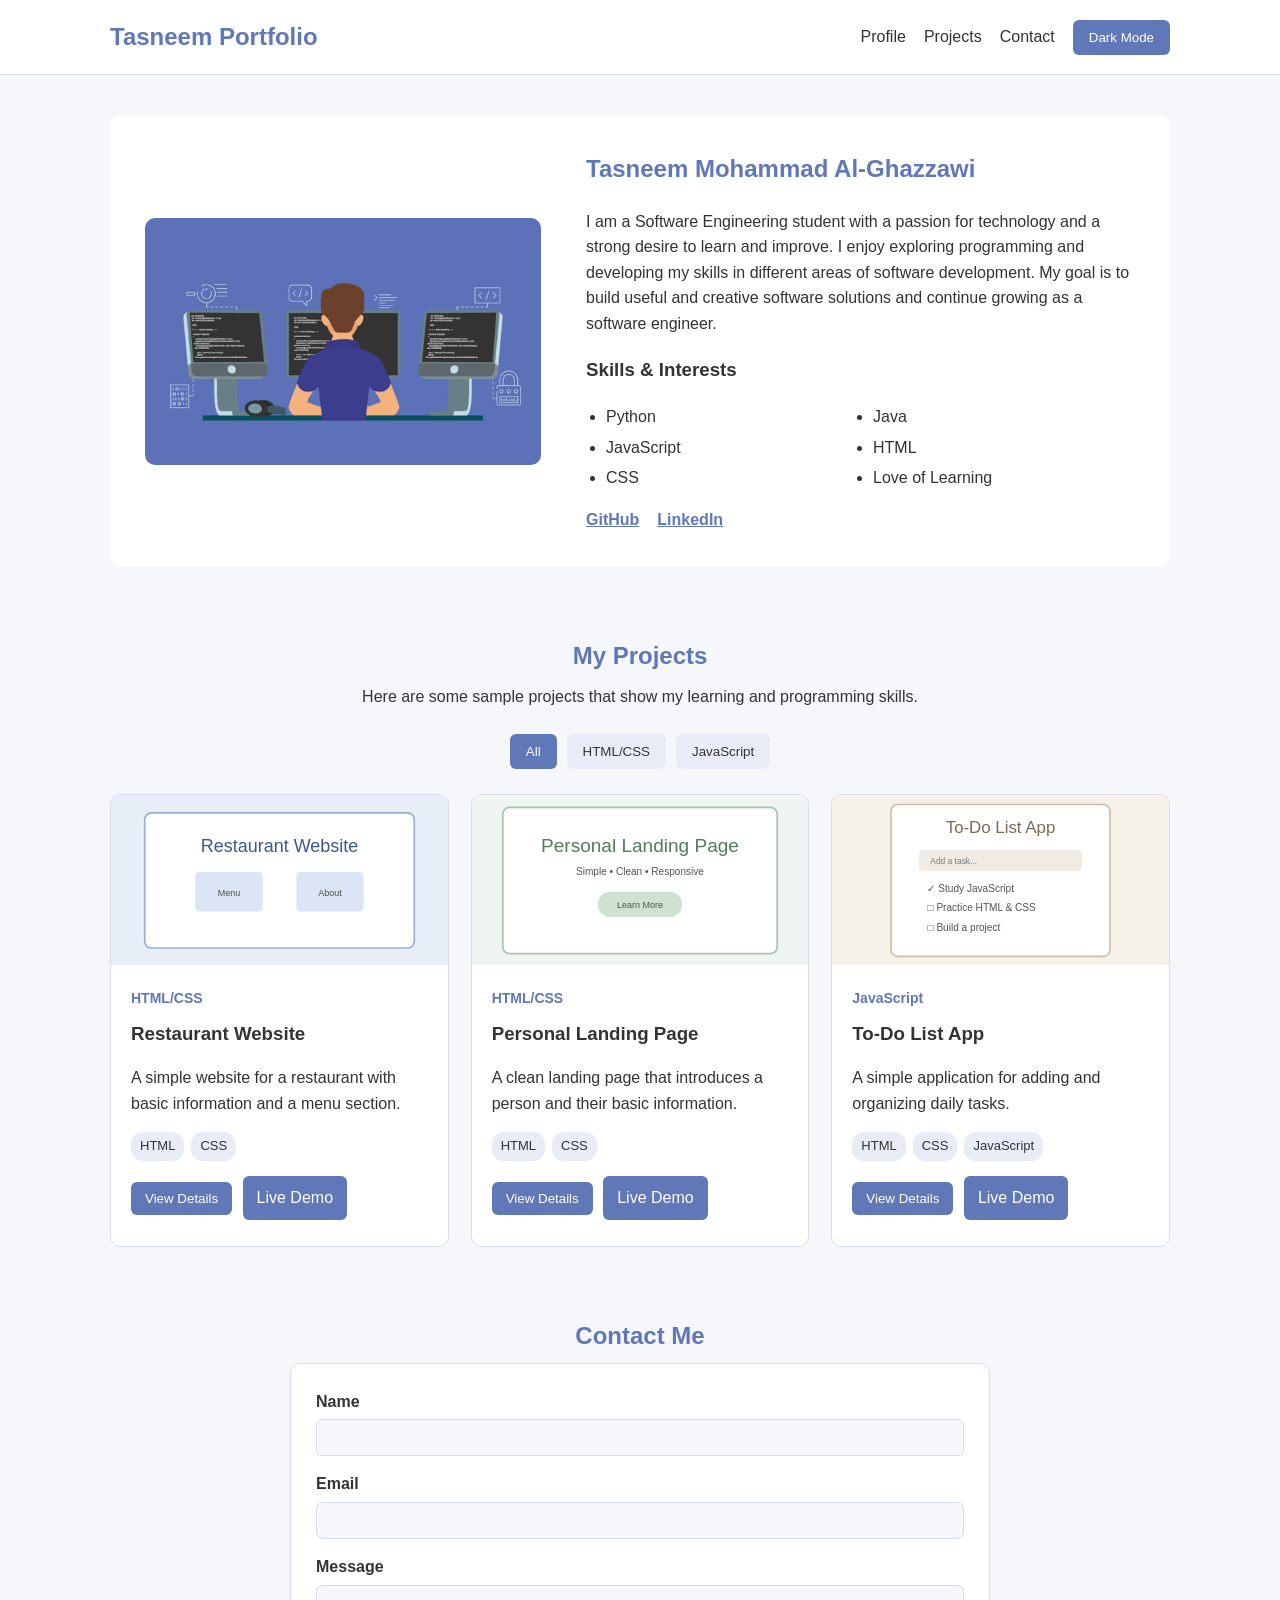
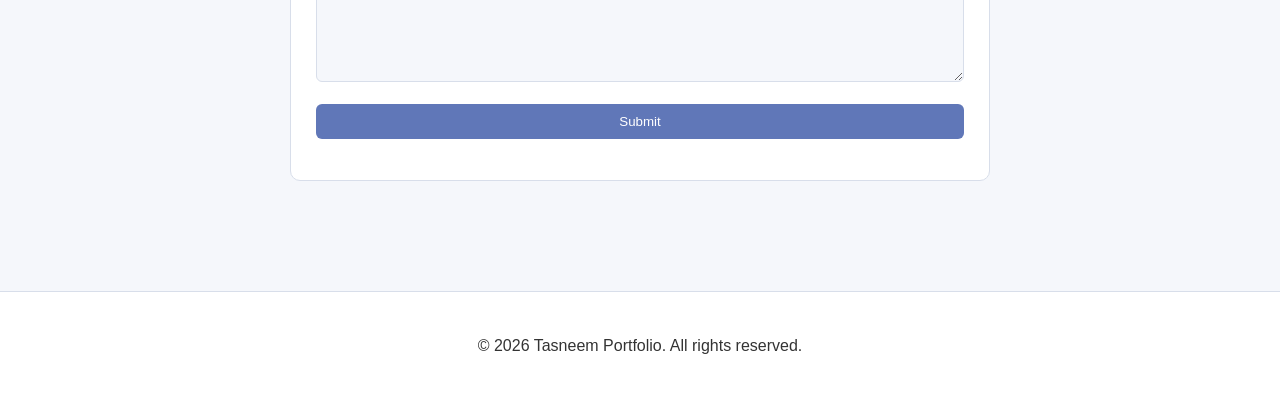
<file: index.html>
<!DOCTYPE html>
<html lang="en">
<head>
    <meta charset="UTF-8">
    <meta name="viewport" content="width=device-width, initial-scale=1.0">
    <meta name="description" content="Tasneem Portfolio - Software Engineering student">
    <title>Tasneem Portfolio</title>
    <link rel="stylesheet" href="css/style.css">
</head>

<body>
    <header>
        <nav>
            <h2>Tasneem Portfolio</h2>

            <div class="nav-links">
                <a href="#profile">Profile</a>
                <a href="#projects">Projects</a>
                <a href="#contact">Contact</a>
                <button id="themeButton" type="button">Dark Mode</button>
            </div>
        </nav>
    </header>

    <main>
        <section id="profile" class="profile-section">
            <div class="profile-image">
                <img src="assets/images/profile-image.png" alt="Illustration of a person working on software development">
            </div>

            <div class="profile-info">
                <h1>Tasneem Mohammad Al-Ghazzawi</h1>
                <p>
                    I am a Software Engineering student with a passion for technology
                    and a strong desire to learn and improve. I enjoy exploring programming
                    and developing my skills in different areas of software development.
                    My goal is to build useful and creative software solutions and continue
                    growing as a software engineer.
                </p>

                <h3>Skills &amp; Interests</h3>
                <ul class="skills-list">
                    <li>Python</li>
                    <li>Java</li>
                    <li>JavaScript</li>
                    <li>HTML</li>
                    <li>CSS</li>
                    <li>Love of Learning</li>
                </ul>

                <div class="social-links">
                    <a class="social-link" href="https://github.com/Tasneem-2007" target="_blank">GitHub</a>
                    <a class="social-link" href="https://www.linkedin.com/in/tasneem-al-ghazzawi-0976a8400" target="_blank">LinkedIn</a>
                </div>
            </div>
        </section>

        <section id="projects">
            <h2>My Projects</h2>
            <p class="section-intro">Here are some sample projects that show my learning and programming skills.</p>

            <div class="filter-buttons">
                <button class="filter-button active" data-filter="all" type="button">All</button>
                <button class="filter-button" data-filter="HTML/CSS" type="button">HTML/CSS</button>
                <button class="filter-button" data-filter="JavaScript" type="button">JavaScript</button>
            </div>

            <div class="projects-container">
                <article class="project-card" data-category="HTML/CSS">
                    <img src="assets/images/restaurant.svg" alt="Simple restaurant website project preview">
                    <div class="project-content">
                        <span class="category">HTML/CSS</span>
                        <h3>Restaurant Website</h3>
                        <p>A simple website for a restaurant with basic information and a menu section.</p>
                        <div class="tech-tags">
                            <span>HTML</span>
                            <span>CSS</span>
                        </div>
                        <button class="project-link modal-button" type="button">View Details</button>
                        <a class="project-link" href="projects/restaurant.html" target="_blank">Live Demo</a>
                    </div>
                </article>

                <article class="project-card" data-category="HTML/CSS">
                    <img src="assets/images/landing-page.svg" alt="Simple personal landing page project preview">
                    <div class="project-content">
                        <span class="category">HTML/CSS</span>
                        <h3>Personal Landing Page</h3>
                        <p>A clean landing page that introduces a person and their basic information.</p>
                        <div class="tech-tags">
                            <span>HTML</span>
                            <span>CSS</span>
                        </div>
                        <button class="project-link modal-button" type="button">View Details</button>
                        <a class="project-link" href="projects/landing-page.html" target="_blank">Live Demo</a>
                    </div>
                </article>

                <article class="project-card" data-category="JavaScript">
                    <img src="assets/images/todo-app.svg" alt="Simple to-do list application project preview">
                    <div class="project-content">
                        <span class="category">JavaScript</span>
                        <h3>To-Do List App</h3>
                        <p>A simple application for adding and organizing daily tasks.</p>
                        <div class="tech-tags">
                            <span>HTML</span>
                            <span>CSS</span>
                            <span>JavaScript</span>
                        </div>
                        <button class="project-link modal-button" type="button">View Details</button>
                        <a class="project-link" href="projects/todo-app.html" target="_blank">Live Demo</a>
                    </div>
                </article>
            </div>
        </section>

        <section id="contact">
            <h2>Contact Me</h2>

            <form id="contactForm">
                <label for="name">Name</label>
                <input type="text" id="name" name="name">

                <label for="email">Email</label>
                <input type="text" id="email" name="email">

                <label for="message">Message</label>
                <textarea id="message" name="message" rows="5"></textarea>

                <button type="submit">Submit</button>

                <p id="formMessage"></p>
            </form>
        </section>

        <div id="projectModal" class="modal">
            <div class="modal-content">
                <button id="closeModal" class="close-modal" type="button">&times;</button>
                <h2 id="modalTitle"></h2>
                <p id="modalDescription"></p>
                <p><strong>Technology:</strong> <span id="modalTech"></span></p>
                <p><strong>Category:</strong> <span id="modalCategory"></span></p>
                <p class="modal-note">This is a sample project created for my portfolio.</p>
            </div>
        </div>
    </main>

    <footer>
        <p>&copy; 2026 Tasneem Portfolio. All rights reserved.</p>
    </footer>

    <script src="js/script.js"></script>
</body>
</html>
</file>
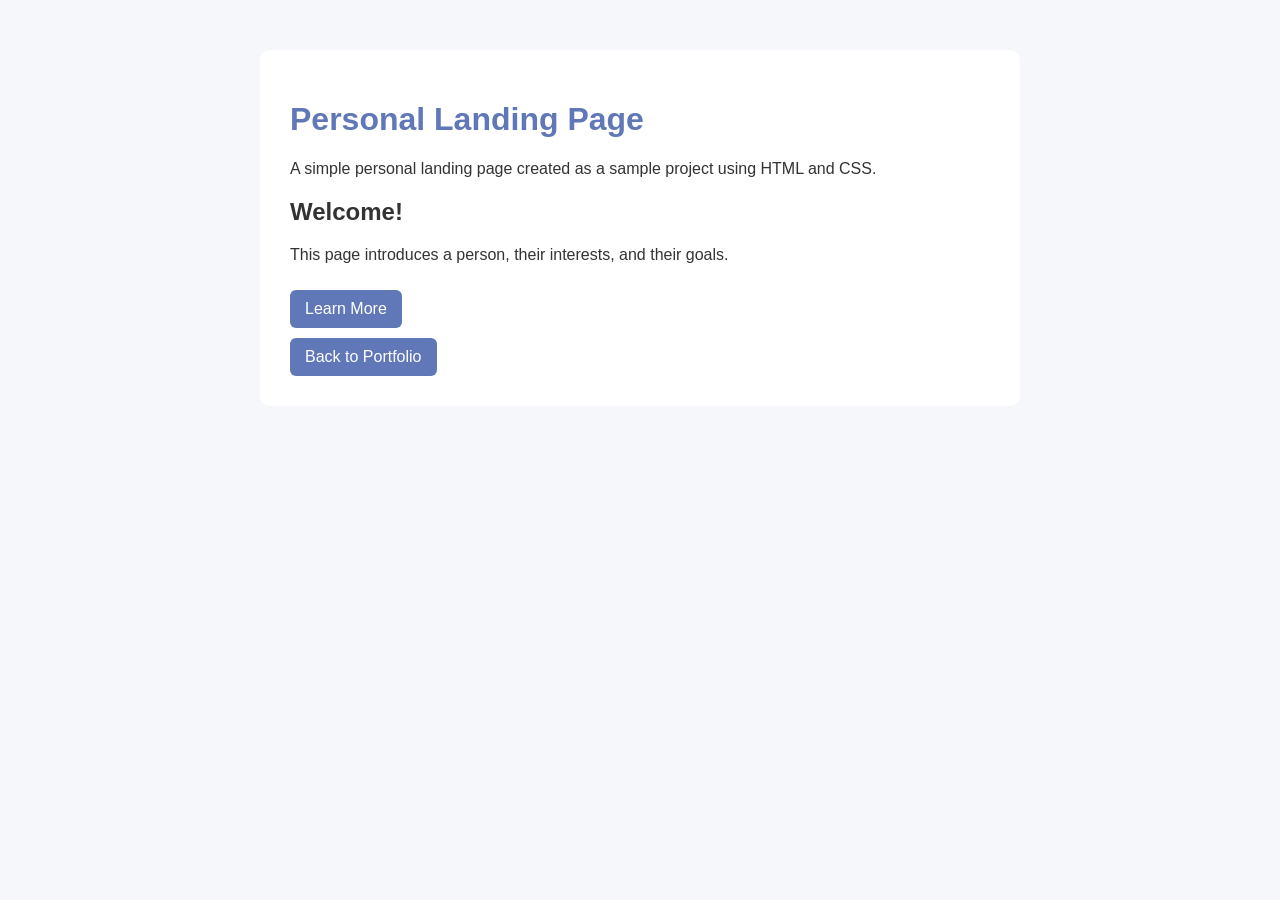
<file: projects/landing-page.html>
<!DOCTYPE html>
<html lang="en">
<head>
    <meta charset="UTF-8">
    <meta name="viewport" content="width=device-width, initial-scale=1.0">
    <title>Personal Landing Page</title>
    <link rel="stylesheet" href="project-style.css">
</head>
<body>
    <main class="project-page">
        <h1>Personal Landing Page</h1>
        <p>A simple personal landing page created as a sample project using HTML and CSS.</p>
        <section>
            <h2>Welcome!</h2>
            <p>This page introduces a person, their interests, and their goals.</p>
            <a class="simple-button" href="../index.html#profile">Learn More</a>
        </section>
        <a class="back-link" href="../index.html">Back to Portfolio</a>
    </main>
    
</body>
</html>
</file>
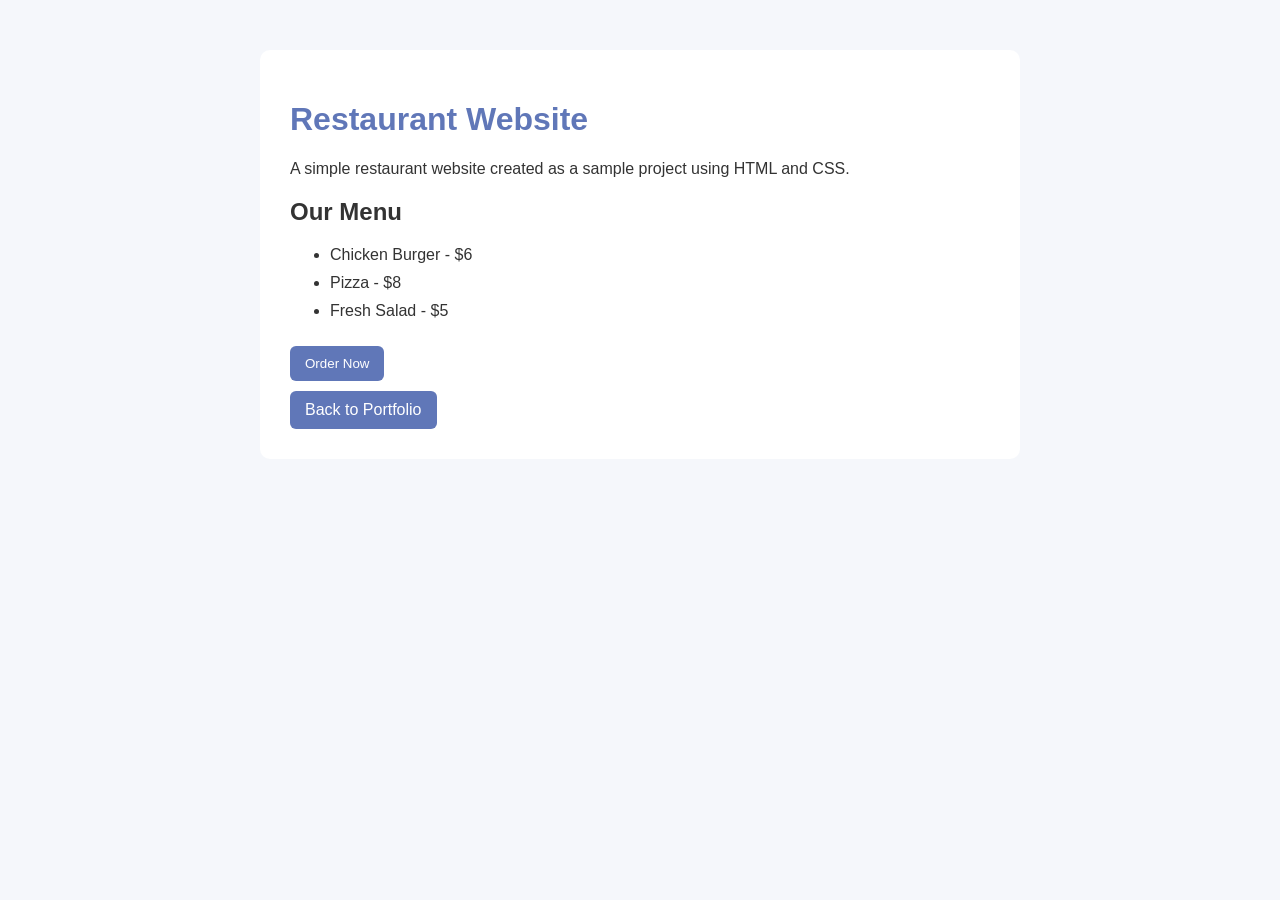
<file: projects/restaurant.html>
<!DOCTYPE html>
<html lang="en">
<head>
    <meta charset="UTF-8">
    <meta name="viewport" content="width=device-width, initial-scale=1.0">
    <title>Restaurant Website</title>
    <link rel="stylesheet" href="project-style.css">
</head>
<body>
    <main class="project-page">
        <h1>Restaurant Website</h1>
        <p>A simple restaurant website created as a sample project using HTML and CSS.</p>
        <section>
            <h2>Our Menu</h2>
            <ul>
                <li>Chicken Burger - $6</li>
                <li>Pizza - $8</li>
                <li>Fresh Salad - $5</li>
            </ul>
            <button id="orderButton" type="button">Order Now</button>
        </section>
        <a class="back-link" href="../index.html">Back to Portfolio</a>
    </main>
    <script src="restaurant.js"></script>
</body>
</html>
</file>
<file: css/style.css>
:root {
    --bg-color: #f5f7fb;
    --card-color: #ffffff;
    --text-color: #333333;
    --primary-color: #6077b8;
    --secondary-color: #e7ecf7;
    --border-color: #d8deea;
}

* {
    box-sizing: border-box;
}

html {
    scroll-behavior: smooth;
}

body {
    margin: 0;
    font-family: Arial, sans-serif;
    background-color: var(--bg-color);
    color: var(--text-color);
    line-height: 1.6;
}

header {
    background-color: var(--card-color);
    border-bottom: 1px solid var(--border-color);
    position: sticky;
    top: 0;
    z-index: 10;
}

nav {
    max-width: 1100px;
    margin: auto;
    padding: 18px 20px;
    display: flex;
    justify-content: space-between;
    align-items: center;
    gap: 20px;
}

nav h2 {
    margin: 0;
    color: var(--primary-color);
}

.nav-links {
    display: flex;
    align-items: center;
    gap: 18px;
}

.nav-links a {
    color: var(--text-color);
    text-decoration: none;
}

.nav-links a:hover,
.social-link:hover {
    color: var(--primary-color);
}

button {
    font-family: inherit;
    cursor: pointer;
}

#themeButton,
.filter-button,
form button {
    border: none;
    background-color: var(--primary-color);
    color: white;
    padding: 10px 16px;
    border-radius: 6px;
}

main {
    max-width: 1100px;
    margin: auto;
    padding: 40px 20px;
}

section {
    margin-bottom: 70px;
}

.profile-section {
    display: flex;
    align-items: center;
    gap: 45px;
    background-color: var(--card-color);
    padding: 35px;
    border-radius: 12px;
}

.profile-image {
    flex: 0 0 40%;
}

.profile-image img {
    width: 100%;
    display: block;
    border-radius: 10px;
}

.profile-info {
    flex: 1;
}

h1 {
    color: var(--primary-color);
    margin-top: 0;
}

h2 {
    text-align: center;
    color: var(--primary-color);
    margin-bottom: 8px;
}

.section-intro {
    text-align: center;
    margin-top: 0;
}

.skills-list {
    padding-left: 20px;
    display: grid;
    grid-template-columns: repeat(2, 1fr);
    gap: 5px;
}

.social-links {
    display: flex;
    gap: 18px;
}

.social-link {
    color: var(--primary-color);
    font-weight: bold;
}

.filter-buttons {
    display: flex;
    justify-content: center;
    gap: 10px;
    margin: 25px 0;
}

.filter-button {
    background-color: var(--secondary-color);
    color: var(--text-color);
}

.filter-button.active {
    background-color: var(--primary-color);
    color: white;
}

.projects-container {
    display: grid;
    grid-template-columns: repeat(3, 1fr);
    gap: 22px;
}

.project-card {
    background-color: var(--card-color);
    border: 1px solid var(--border-color);
    border-radius: 10px;
    overflow: hidden;
}

.project-card img {
    width: 100%;
    height: 170px;
    object-fit: cover;
    display: block;
}

.project-content {
    padding: 20px;
}

.project-content h3 {
    margin: 8px 0;
}

.category {
    font-size: 14px;
    color: var(--primary-color);
    font-weight: bold;
}

.tech-tags {
    display: flex;
    flex-wrap: wrap;
    gap: 7px;
    margin: 15px 0;
}

.tech-tags span {
    background-color: var(--secondary-color);
    padding: 4px 9px;
    border-radius: 12px;
    font-size: 13px;
}

.project-link {
    display: inline-block;
    border: none;
    font-family: inherit;
    cursor: pointer;
    background-color: var(--primary-color);
    color: white;
    text-decoration: none;
    padding: 9px 14px;
    border-radius: 6px;
    margin-right: 6px;
    margin-bottom: 6px;
}

#contact {
    max-width: 700px;
    margin-left: auto;
    margin-right: auto;
}

form {
    background-color: var(--card-color);
    padding: 25px;
    border-radius: 10px;
    border: 1px solid var(--border-color);
}

form label {
    display: block;
    margin-bottom: 5px;
    font-weight: bold;
}

form input,
form textarea {
    width: 100%;
    padding: 10px;
    margin-bottom: 15px;
    border: 1px solid var(--border-color);
    border-radius: 6px;
    background-color: var(--bg-color);
    color: var(--text-color);
    font-family: inherit;
}

form button {
    width: 100%;
}

#formMessage {
    margin-bottom: 0;
    font-weight: bold;
}

footer {
    text-align: center;
    padding: 25px 20px;
    background-color: var(--card-color);
    border-top: 1px solid var(--border-color);
}

body.dark-mode {
    --bg-color: #202532;
    --card-color: #2b3140;
    --text-color: #f1f3f7;
    --primary-color: #9eb2e6;
    --secondary-color: #3b4354;
    --border-color: #4c5568;
}

@media (max-width: 800px) {
    nav {
        flex-direction: column;
    }

    .nav-links {
        flex-wrap: wrap;
        justify-content: center;
    }

    .profile-section {
        flex-direction: column;
        text-align: center;
    }

    .profile-image {
        width: 70%;
    }

    .projects-container {
        grid-template-columns: repeat(2, 1fr);
    }
}

@media (max-width: 550px) {
    main {
        padding: 25px 15px;
    }

    .profile-section {
        padding: 22px;
    }

    .profile-image {
        width: 100%;
    }

    .skills-list {
        grid-template-columns: 1fr;
    }

    .projects-container {
        grid-template-columns: 1fr;
    }

    .filter-buttons {
        flex-wrap: wrap;
    }
}


/* Project Modal */
.modal {
    display: none;
    position: fixed;
    z-index: 20;
    left: 0;
    top: 0;
    width: 100%;
    height: 100%;
    background-color: rgba(0, 0, 0, 0.6);
    padding: 20px;
}

.modal.show {
    display: flex;
    align-items: center;
    justify-content: center;
}

.modal-content {
    position: relative;
    width: 100%;
    max-width: 550px;
    background-color: var(--card-color);
    color: var(--text-color);
    padding: 30px;
    border-radius: 10px;
}

.close-modal {
    position: absolute;
    right: 15px;
    top: 10px;
    border: none;
    background: none;
    color: var(--text-color);
    font-size: 28px;
    cursor: pointer;
}

.modal-note {
    font-size: 14px;
}
</file>
<file: projects/project-style.css>
body {
    margin: 0;
    font-family: Arial, sans-serif;
    background: #f5f7fb;
    color: #333;
}

.project-page {
    max-width: 700px;
    margin: 50px auto;
    padding: 30px;
    background: white;
    border-radius: 10px;
}

h1 {
    color: #6077b8;
}

li {
    margin: 10px 0;
}

button, .simple-button, .back-link {
    display: inline-block;
    padding: 10px 15px;
    margin-top: 10px;
    background: #6077b8;
    color: white;
    border: none;
    border-radius: 6px;
    text-decoration: none;
    cursor: pointer;
}

input {
    padding: 10px;
    width: 65%;
}
</file>
